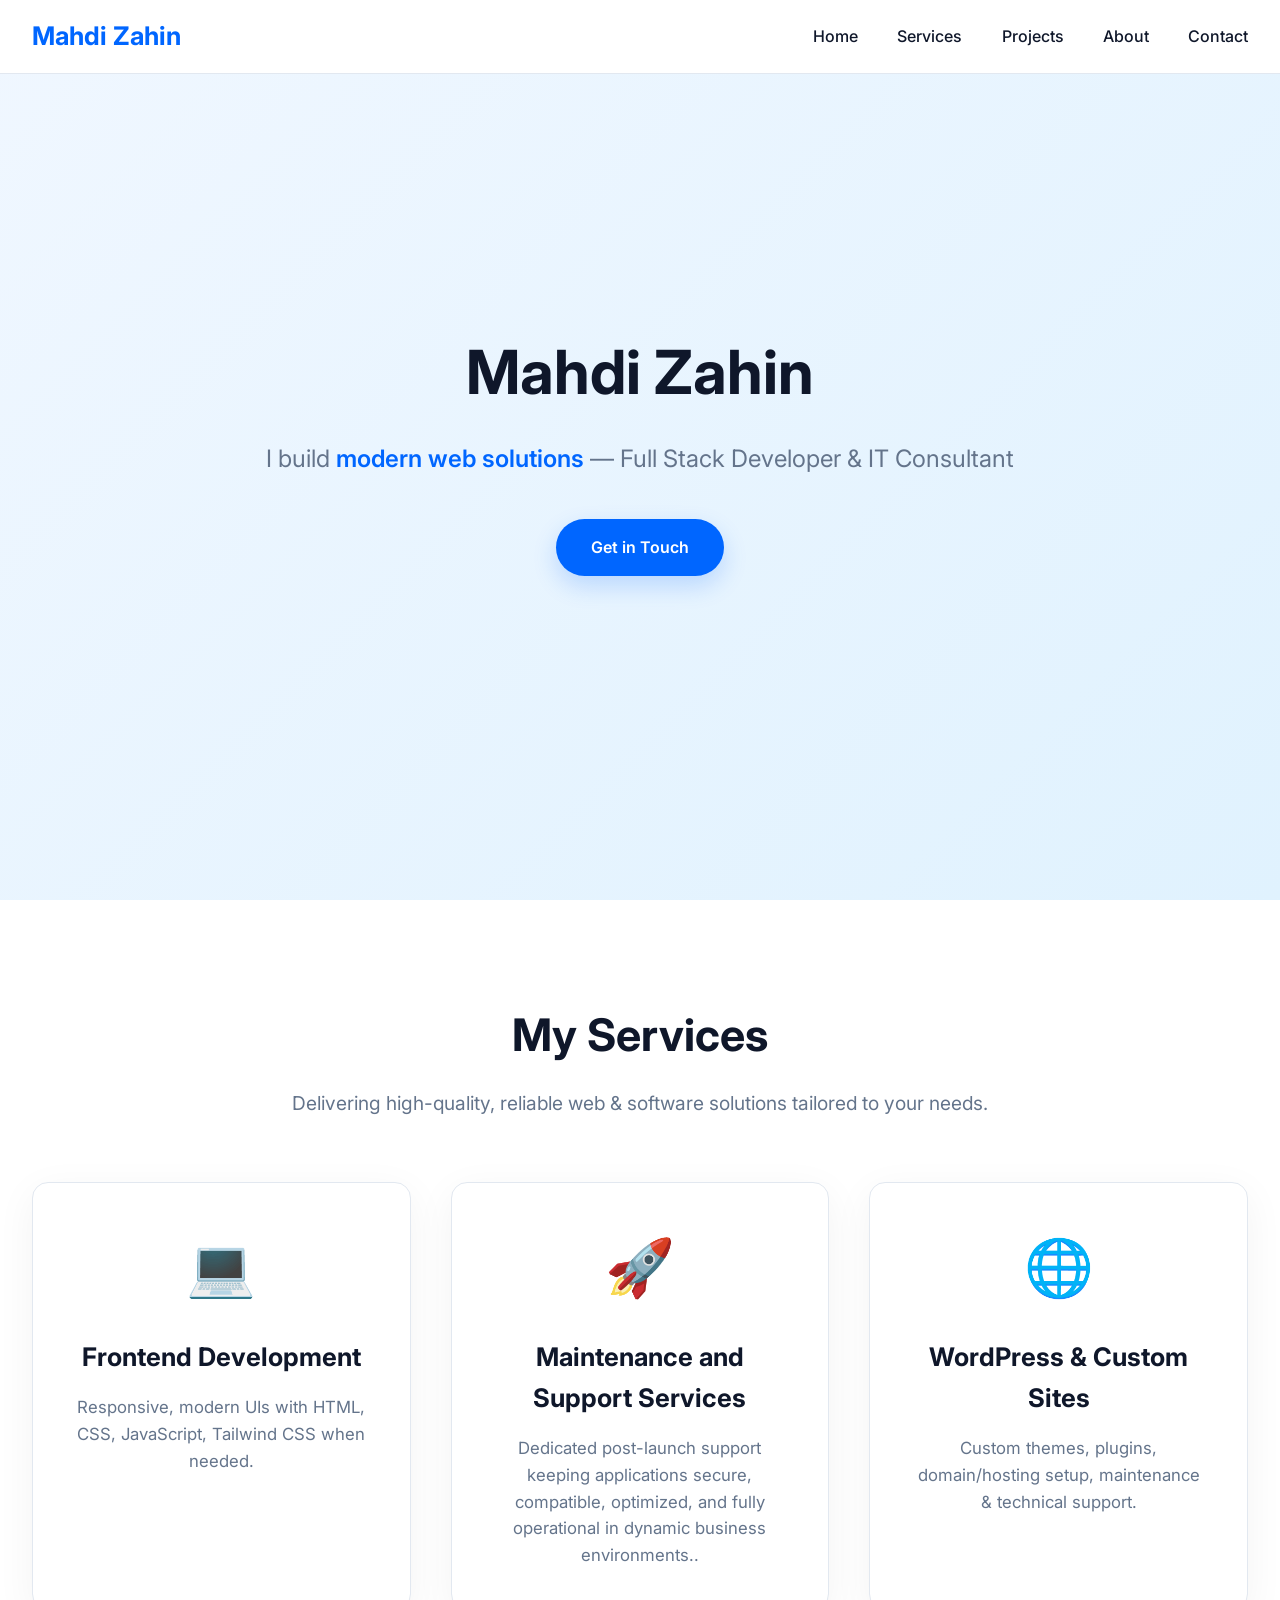
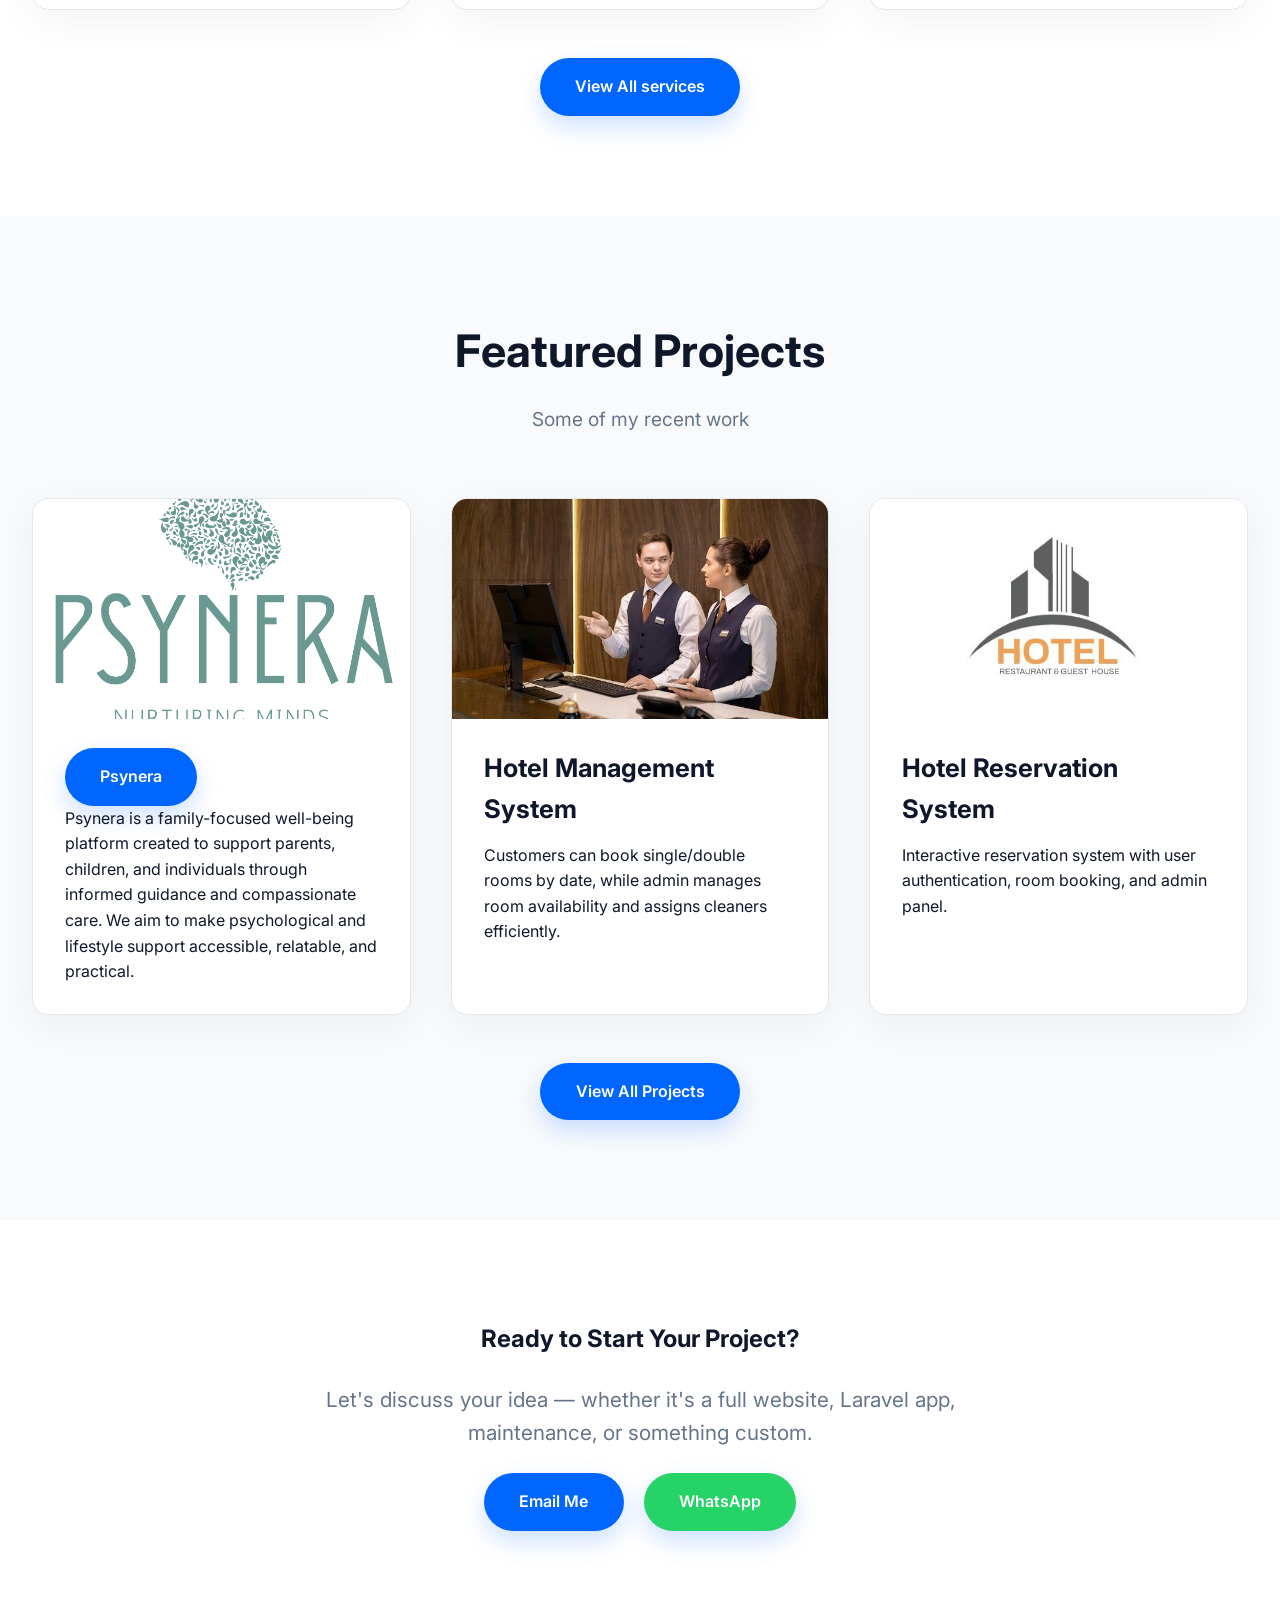
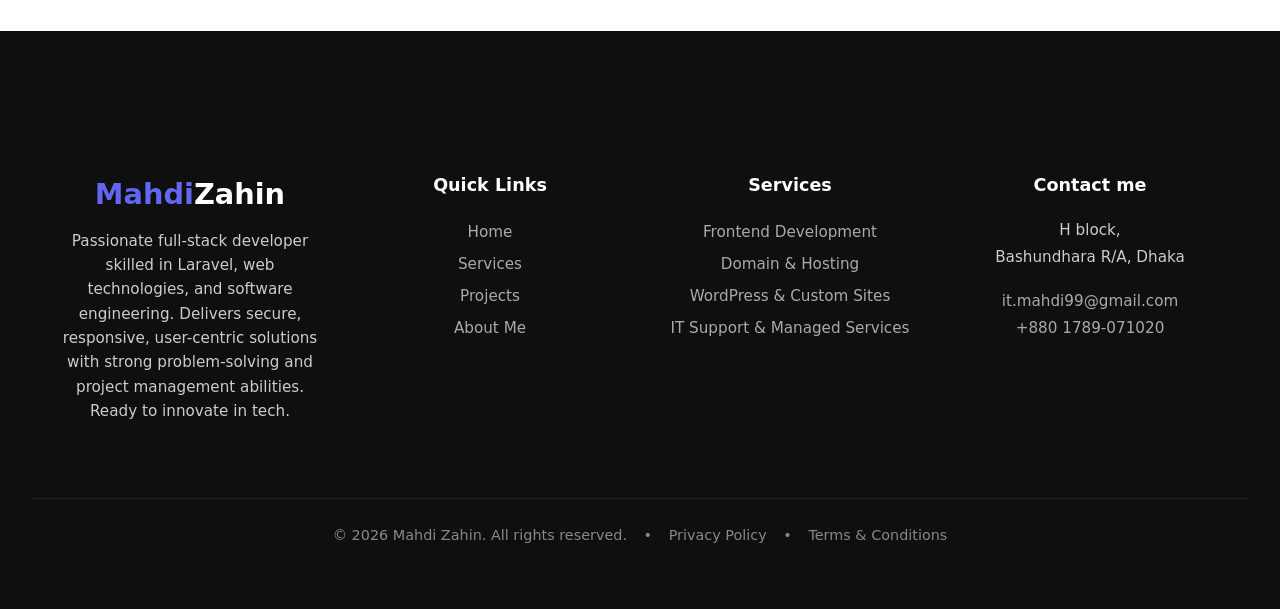
<file: index.html>
<!DOCTYPE html>
<html lang="en">
<head>
  <meta charset="UTF-8" />
  <meta name="viewport" content="width=device-width, initial-scale=1.0"/>
  
  <title>Mahdi Zahin | Home</title>
  <meta name="description" content="Mahdi Zahin - Laravel & Full Stack Developer from Dhaka. Building responsive web apps, APIs, and scalable solutions. Freelance & opportunities welcome."/>
  
  <link rel="preconnect" href="https://fonts.googleapis.com">
  <link rel="preconnect" href="https://fonts.gstatic.com" crossorigin>
  <link href="https://fonts.googleapis.com/css2?family=Inter:wght@300;400;500;600;700&display=swap" rel="stylesheet">
  <link href="assets/css/main.css" rel="stylesheet">
  
</head>
<body>

  <!-- Navbar -->
  <nav class="navbar">
    <div class="nav-container">
      <a href="#" class="logo">Mahdi Zahin</a>
      <div class="nav-links">
        <a href="/">Home</a>
        <a href="/services.html">Services</a>
        <a href="/projects.html">Projects</a>
        <a href="/about.html">About</a>
        <a href="/contact.html">Contact</a>
      </div>
    </div>
  </nav>

  <!-- Hero -->
  <section class="hero">
    <div class="hero-content">
      <h1>Mahdi Zahin</h1>
      <p>I build <span style="color:var(--primary); font-weight:600;">modern web solutions</span> — Full Stack Developer & IT Consultant</p>
      <a href="#contact" class="btn">Get in Touch</a>
    </div>
  </section>

  <!-- Services -->
  <section class="section" id="services">
    <div class="container">
      <div class="section-title">
        <h2>My Services</h2>
        <p>Delivering high-quality, reliable web & software solutions tailored to your needs.</p>
      </div>

      <div class="services-grid">
        <div class="service-card">
          <div class="service-icon">💻</div>
          <h3>Frontend Development</h3>
          <p>Responsive, modern UIs with HTML, CSS, JavaScript, Tailwind CSS when needed.</p>
        </div>

        <div class="service-card">
          <div class="service-icon">🚀</div>
          <h3>Maintenance and Support Services</h3>
          <p>Dedicated post-launch support keeping applications secure, compatible, optimized, and fully operational in dynamic business environments..</p>
        </div>

        <div class="service-card">
          <div class="service-icon">🌐</div>
          <h3>WordPress & Custom Sites</h3>
          <p>Custom themes, plugins, domain/hosting setup, maintenance & technical support.</p>
        </div>
      

      </div>
    </div>

      <div style="text-align:center; margin-top:3rem;">
        <a href="services.html" class="btn">View All services</a>
      </div>
  </section>

  <!-- Projects Preview -->
  <section class="section" id="projects" style="background:#f8fafc;">
    <div class="container">
      <div class="section-title">
        <h2>Featured Projects</h2>
        <p>Some of my recent work </p>
      </div>
      <div class="projects-preview">
        <div class="project-card">
          <div class="project-img" style="background-image:url('/assets/img/projects/Psynera_logo.png');"></div>
          <div class="project-info">
            <a href="https://www.psynera.org/" class="btn">Psynera </a>
            <p>Psynera is a family-focused well-being platform created to support parents, children, and individuals through informed guidance and compassionate care. We aim to make psychological and lifestyle support accessible, relatable, and practical.</p>
          </div>
        </div>

        <div class="project-card">
          <div class="project-img" style="background-image:url('/assets/img/projects/hms.jpg');"></div>
          <div class="project-info">
            <h4>Hotel Management System</h4>
            <p>Customers can book single/double rooms by date, while admin manages room availability and assigns cleaners efficiently.</p>
          </div>
        </div>

        <div class="project-card">
          <div class="project-img" style="background-image:url('/assets/img/projects/hrs.jpg');"></div>
          <div class="project-info">
            <h4>Hotel Reservation System</h4>
            <p>Interactive reservation system with user authentication, room booking, and admin panel.</p>
          </div>
        </div>

      </div>
      <div style="text-align:center; margin-top:3rem;">
        <a href="projects.html" class="btn">View All Projects</a>
      </div>
    </div>
  </section>

 

  <!-- Contact CTA -->
  <section class="section" id="contact">
    <div class="container" style="text-align:center;">
      <h2>Ready to Start Your Project?</h2>
      <p style="font-size:1.3rem; color:var(--gray); margin:1.5rem auto; max-width:700px;">
        Let's discuss your idea — whether it's a full website, Laravel app, maintenance, or something custom.
      </p>
      <a href="mailto:mahodizahin@gmail.com" class="btn">Email Me</a>
      <a href="https://wa.me/8801789071020" target="_blank" class="btn" style="margin-left:1rem; background:#25D366;">WhatsApp</a>
    </div>
  </section>



</body>

<footer id="main-footer" style="width: 100%;"></footer>
<script>

  fetch('footer.html')
    .then(response => {
      if (!response.ok) throw new Error('Footer file not found');
      return response.text();
    })
    .then(data => {
      document.getElementById('main-footer').innerHTML = data;
    })
    .catch(error => {
      console.error('Error loading footer:', error);
      document.getElementById('main-footer').innerHTML = '<p style="text-align:center; color:#f66;">Footer লোড করতে সমস্যা হয়েছে</p>';
    });
</script>
</html>
</file>
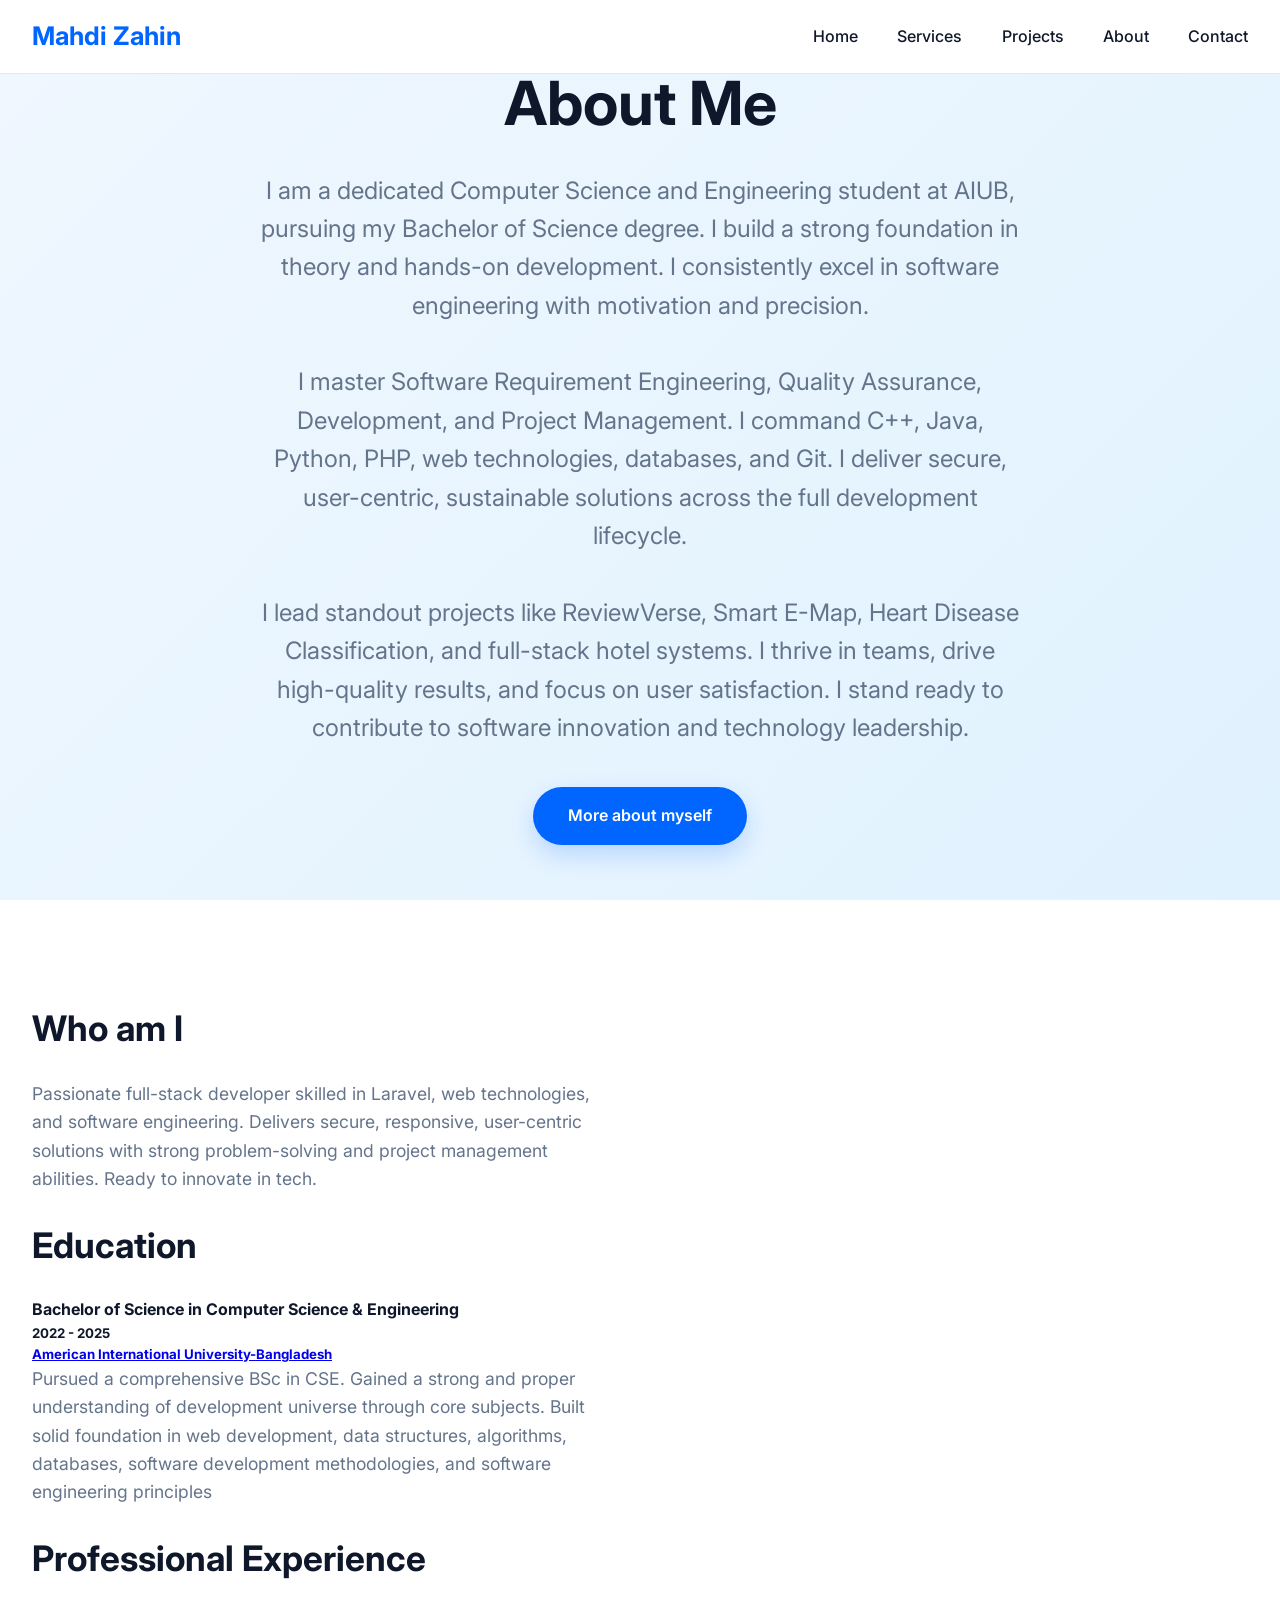
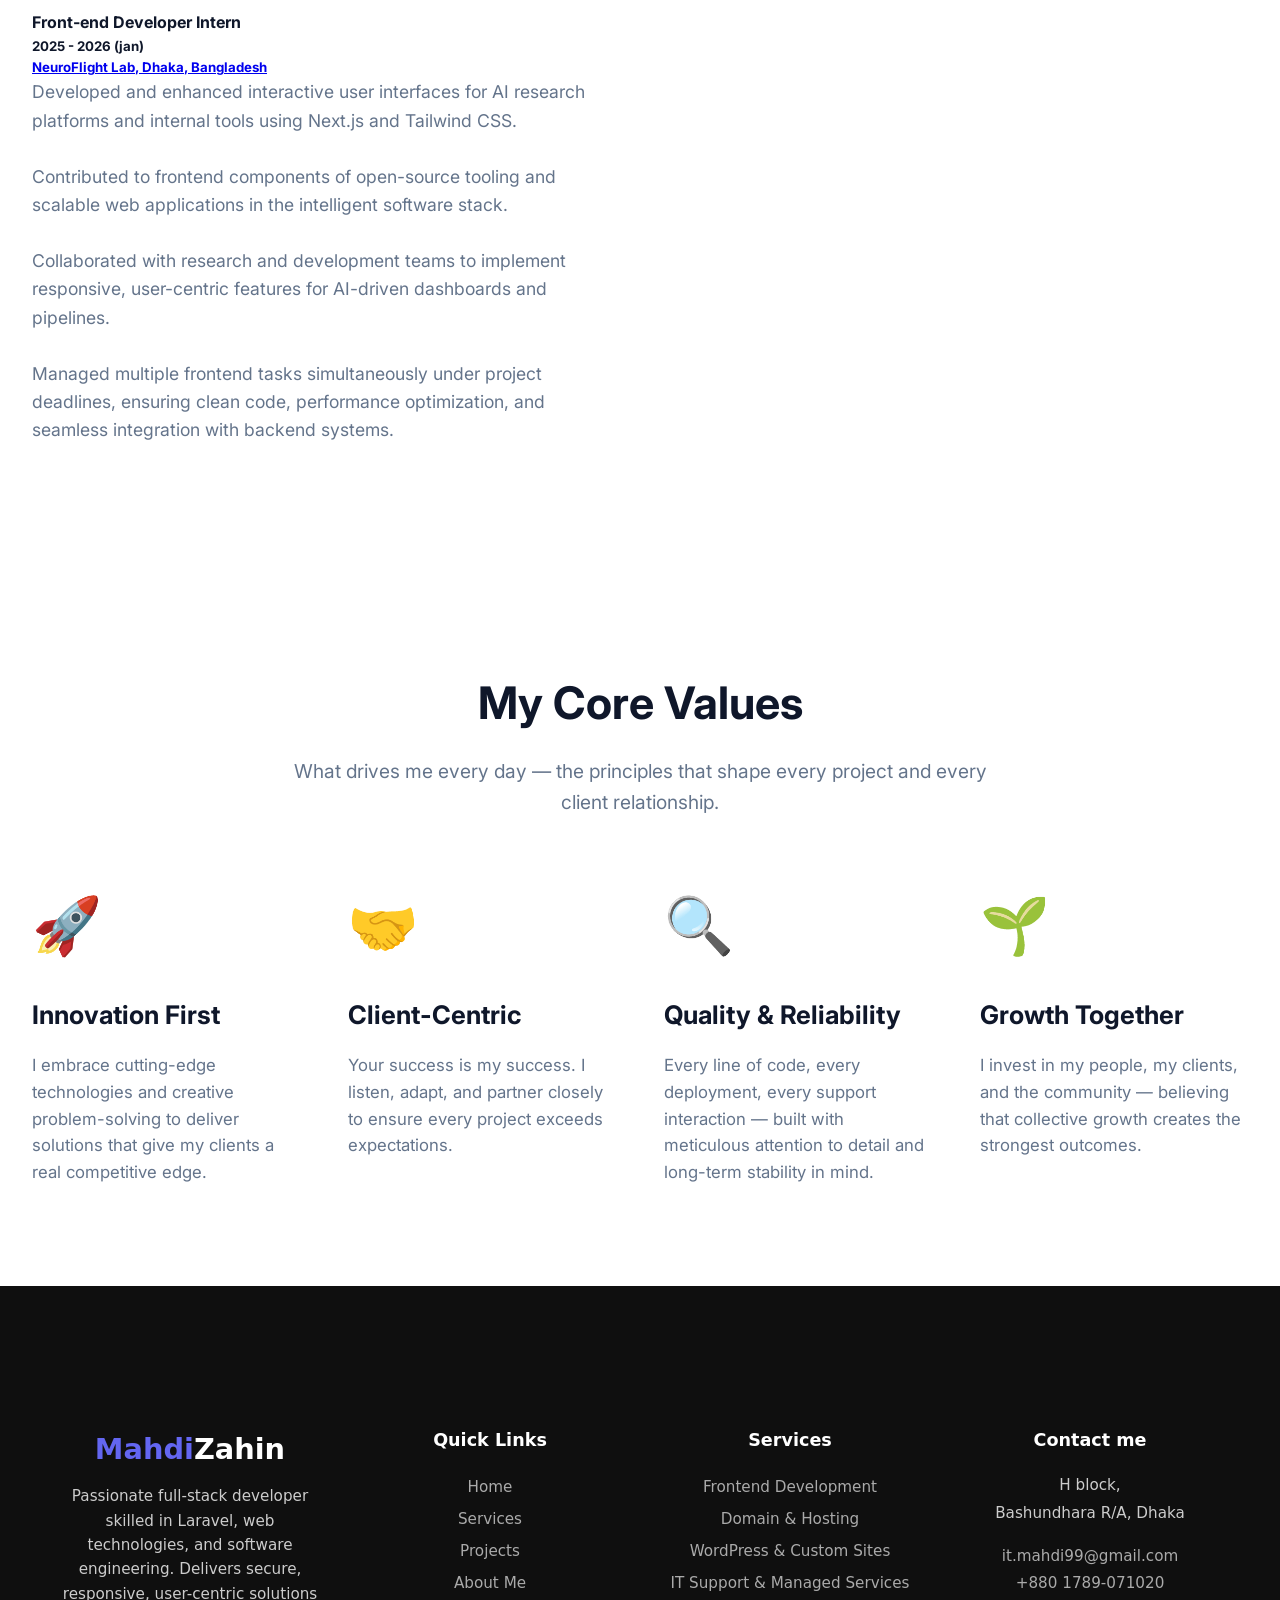
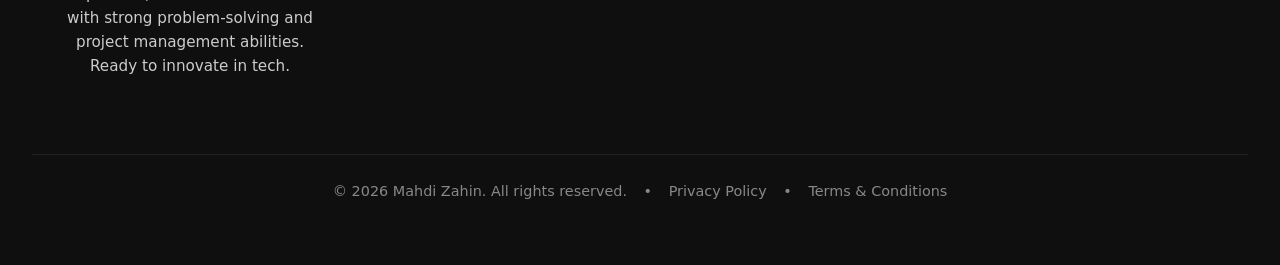
<file: about.html>
<!DOCTYPE html>
<html lang="en">
<head>
  <meta charset="UTF-8" />
  <meta name="viewport" content="width=device-width, initial-scale=1.0"/>
  <title>About Us | Mahdi Zahin</title>
  <link rel="preconnect" href="https://fonts.googleapis.com">
  <link rel="preconnect" href="https://fonts.gstatic.com" crossorigin>
  <link href="https://fonts.googleapis.com/css2?family=Inter:wght@300;400;500;600;700&display=swap" rel="stylesheet">
 <link href="assets/css/style.css" rel="stylesheet">
</head>
<body>

  <!-- Navbar -->
  <nav class="navbar">
    <div class="nav-container">
      <a href="/" class="logo">Mahdi Zahin</a>
      <div class="nav-links">
        <a href="/">Home</a>
        <a href="/services.html">Services</a>
        <a href="/projects.html">Projects</a>
          <a href="/about.html">About</a>
        <a href="/contact.html">Contact</a>
      </div>
    </div>
  </nav>

  <!-- Hero -->
  <section class="hero">
    <div class="container">
      <h1>About Me</h1>
      <p>I am a dedicated Computer Science and Engineering student at AIUB, pursuing my Bachelor of Science degree. I build a strong foundation in theory and hands-on development. I consistently excel in software engineering with motivation and precision.
      <br><br>
      I master Software Requirement Engineering, Quality Assurance, Development, and Project Management. I command C++, Java, Python, PHP, web technologies, databases, and Git. I deliver secure, user-centric, sustainable solutions across the full development lifecycle.
      <br><br>
      I lead standout projects like ReviewVerse, Smart E-Map, Heart Disease Classification, and full-stack hotel systems. I thrive in teams, drive high-quality results, and focus on user satisfaction. I stand ready to contribute to software innovation and technology leadership.</p>
      <a href="#story" class="btn">More about myself</a>
    </div>
  </section>

  <!-- Story Section -->
  <section class="section" id="story">
    <div class="container">
      <div class="about-story">
        <div class="story-text">
          <h3>Who am I</h3>
          <p>Passionate full-stack developer skilled in Laravel, web technologies, and software engineering. Delivers secure, responsive, user-centric solutions with strong problem-solving and project management abilities. Ready to innovate in tech.</p>

          <h3>Education</h3>
          <h4>Bachelor of Science in Computer Science & Engineering</h4>
          <h5>2022 - 2025</h5>
        
          <a href="https://www.aiub.edu/"><h5>American International University-Bangladesh</h5></a>
          <p>Pursued a comprehensive BSc in CSE. Gained a strong and proper understanding of development universe through core subjects. Built solid foundation in web development, data structures, algorithms, databases, software development methodologies, and software engineering principles</p>

          <h3>Professional Experience</h3>
          <h4>Front-end Developer Intern</h4>
          <h5>2025 - 2026 (jan)</h5>
        
          <a href="https://www.neuroflightlab.org/"><h5>NeuroFlight Lab, Dhaka, Bangladesh</h5></a>
          <p>Developed and enhanced interactive user interfaces for AI research platforms and internal tools using Next.js and Tailwind CSS.
          <br> <br>
          Contributed to frontend components of open-source tooling and scalable web applications in the intelligent software stack. 
          <br> <br>
          Collaborated with research and development teams to implement responsive, user-centric features for AI-driven dashboards and pipelines.
           <br> <br>
          Managed multiple frontend tasks simultaneously under project deadlines, ensuring clean code, performance optimization, and seamless integration with backend systems.</p>

        </div>
        
      </div>
    </div>
  </section>

  <!-- Mission Vision Values -->
  <section class="section">
    <div class="container">
      <div class="section-title">
        <h2>My Core Values</h2>
        <p>What drives me every day — the principles that shape every project and every client relationship.</p>
      </div>

      <div class="values-grid">
        <div class="value-card">
          <div class="value-icon">🚀</div>
          <h3>Innovation First</h3>
          <p>I embrace cutting-edge technologies and creative problem-solving to deliver solutions that give my clients a real competitive edge.</p>
        </div>

        <div class="value-card">
          <div class="value-icon">🤝</div>
          <h3>Client-Centric</h3>
          <p>Your success is my success. I listen, adapt, and partner closely to ensure every project exceeds expectations.</p>
        </div>

        <div class="value-card">
          <div class="value-icon">🔍</div>
          <h3>Quality & Reliability</h3>
          <p>Every line of code, every deployment, every support interaction — built with meticulous attention to detail and long-term stability in mind.</p>
        </div>

        <div class="value-card">
          <div class="value-icon">🌱</div>
          <h3>Growth Together</h3>
          <p>I invest in my people, my clients, and the community — believing that collective growth creates the strongest outcomes.</p>
        </div>
      </div>
    </div>
  </section>

</body>

<footer id="main-footer" style="width: 100%;"></footer>
<script>

  fetch('footer.html')
    .then(response => {
      if (!response.ok) throw new Error('Footer file not found');
      return response.text();
    })
    .then(data => {
      document.getElementById('main-footer').innerHTML = data;
    })
    .catch(error => {
      console.error('Error loading footer:', error);
      document.getElementById('main-footer').innerHTML = '<p style="text-align:center; color:#f66;">Footer লোড করতে সমস্যা হয়েছে</p>';
    });
</script>
</html>
</file>
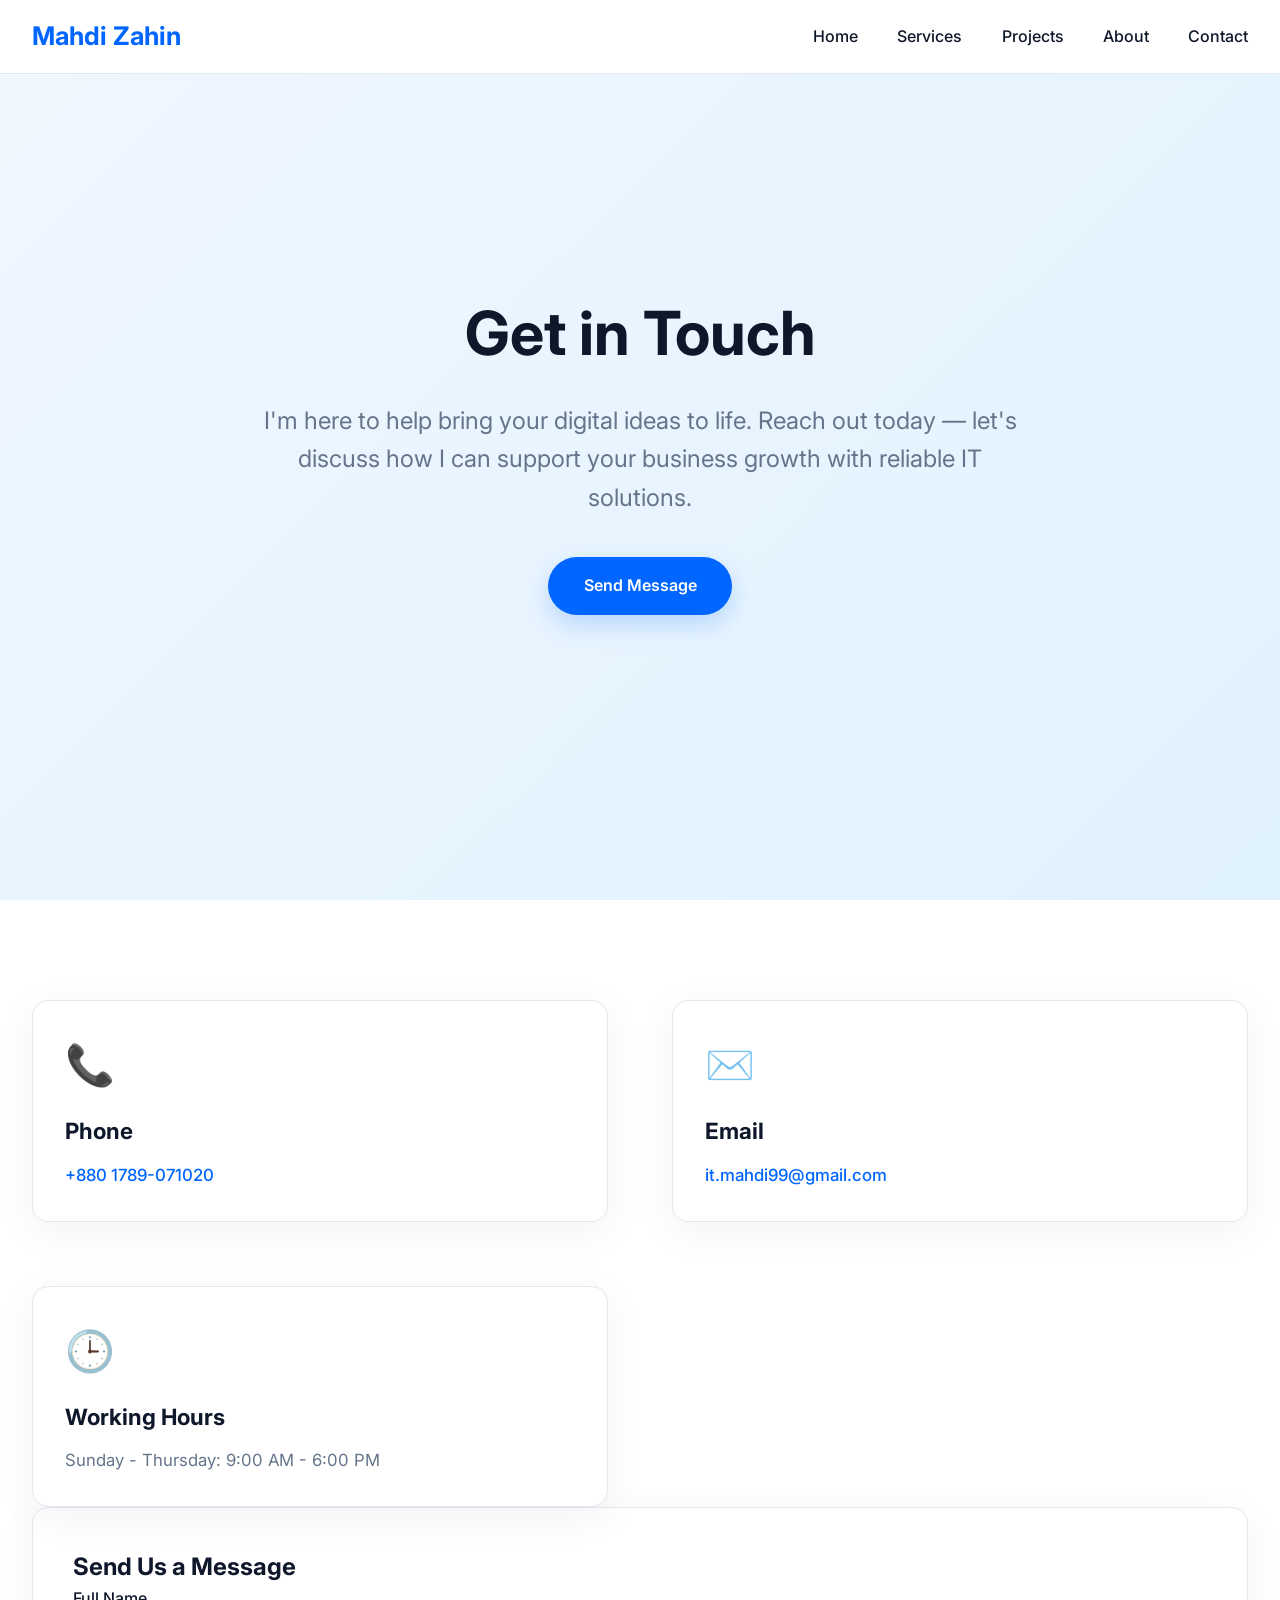
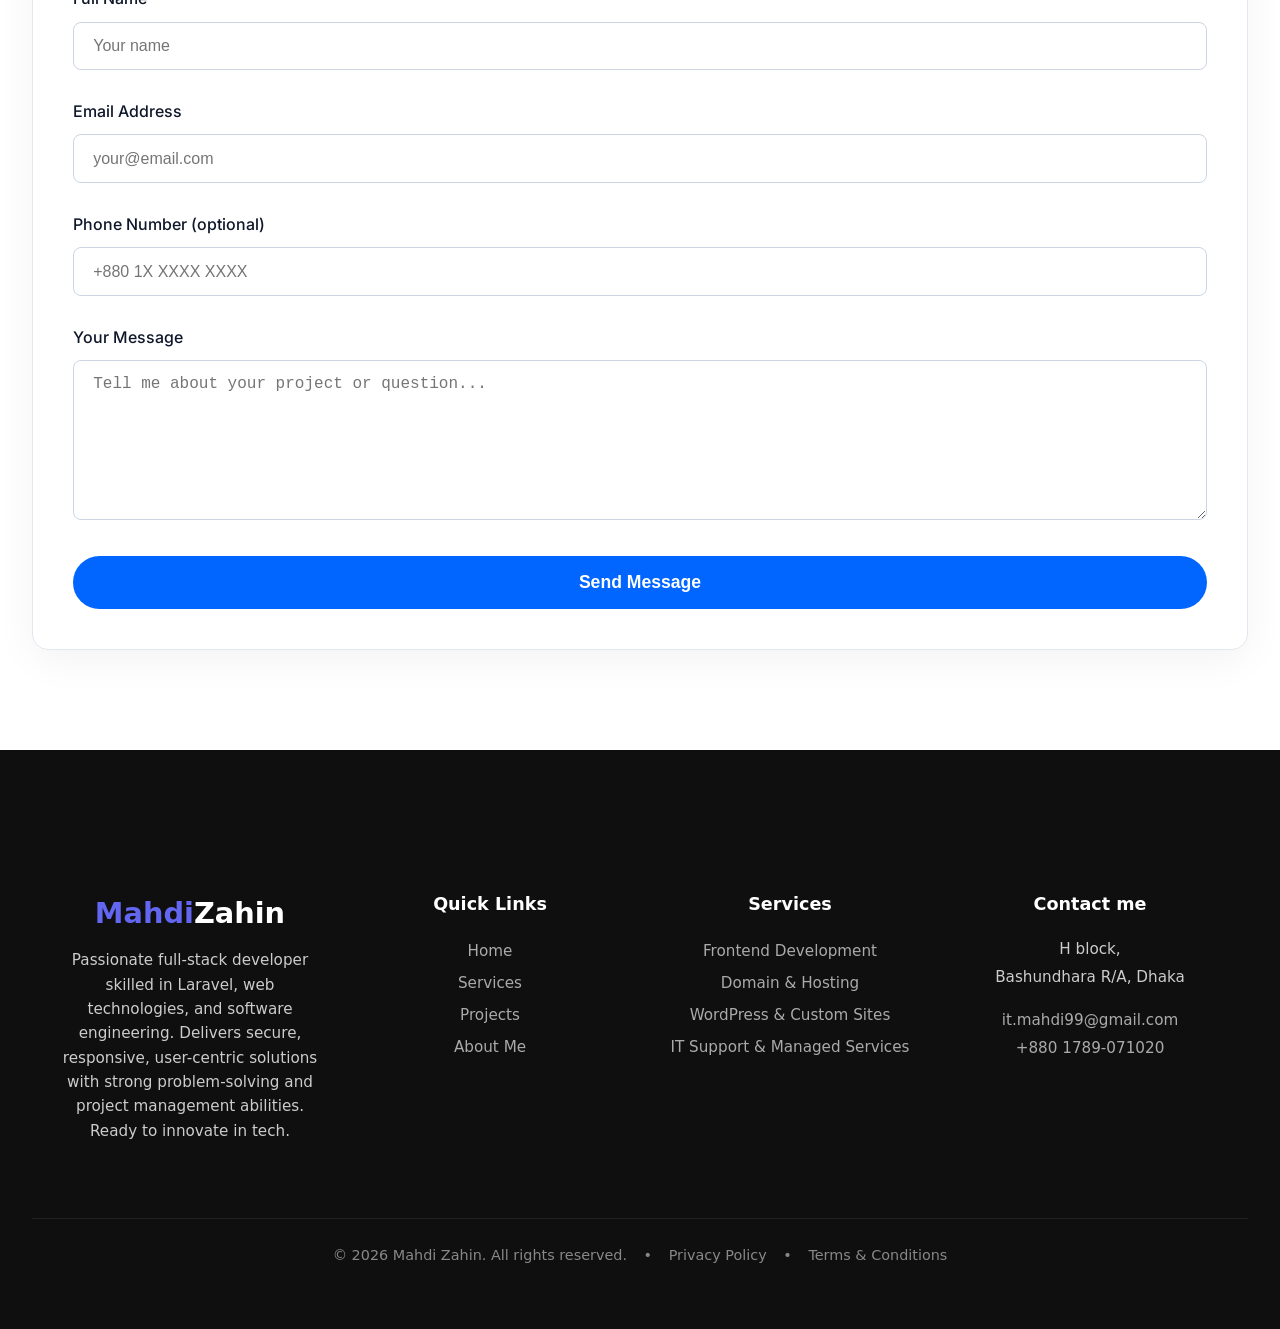
<file: contact.html>
<!DOCTYPE html>
<html lang="en">
<head>
  <meta charset="UTF-8" />
  <meta name="viewport" content="width=device-width, initial-scale=1.0"/>
  <title>Contact Us | Mahdi Zahin</title>
  <link rel="preconnect" href="https://fonts.googleapis.com">
  <link rel="preconnect" href="https://fonts.gstatic.com" crossorigin>
  <link href="https://fonts.googleapis.com/css2?family=Inter:wght@300;400;500;600;700&display=swap" rel="stylesheet">
   <link href="assets/css/style.css" rel="stylesheet">
  <style>
    
  </style>
</head>
<body>

  <!-- Navbar -->
  <nav class="navbar">
    <div class="nav-container">
      <a href="/" class="logo">Mahdi Zahin</a>
      <div class="nav-links">
        <a href="/">Home</a>
        <a href="/services.html">Services</a>
        <a href="/projects.html">Projects</a>
        <a href="/about.html">About</a>
        <a href="/contact.html">Contact</a>
      </div>
    </div>
  </nav>

  <!-- Hero -->
  <section class="hero">
    <div class="container">
      <h1>Get in Touch</h1>
      <p>I'm here to help bring your digital ideas to life. Reach out today — let's discuss how I can support your business growth with reliable IT solutions.</p>
      <a href="#form" class="btn">Send Message</a>
    </div>
  </section>

  <!-- Contact Content -->
  <section class="contact-section">
    <div class="container">
      <div class="contact-grid">
        
        <!-- Contact Info
        <div class="contact-info">
          <div class="info-card">
            <span class="info-icon">📍</span>
            <h3>Our Office</h3>
            <p>House #12, Road #05, Dhanmondi<br>Dhaka - 1205, Bangladesh</p>
          </div>
         -->
          <div class="info-card">
            <span class="info-icon">📞</span>
            <h3>Phone</h3>
            <p><a href="tel:+8801712345678">+880 1789-071020</a></p>
          </div>

          <div class="info-card">
            <span class="info-icon">✉️</span>
            <h3>Email</h3>
            <p><a href="mailto:it.mahdi99@gmail.com">it.mahdi99@gmail.com</a></p>
          </div>

          <div class="info-card">
            <span class="info-icon">🕒</span>
            <h3>Working Hours</h3>
            <p>Sunday - Thursday: 9:00 AM - 6:00 PM</p>
          </div>
        </div>

        <!-- Form -->
        <div class="contact-form" id="form">
          <h2>Send Us a Message</h2>
          <form action="#" method="POST"> <!-- Replace # with your form backend (e.g., Formspree, Getform, or your server) -->
            <div class="form-group">
              <label for="name">Full Name</label>
              <input type="text" id="name" name="name" required placeholder="Your name">
            </div>

            <div class="form-group">
              <label for="email">Email Address</label>
              <input type="email" id="email" name="email" required placeholder="your@email.com">
            </div>

            <div class="form-group">
              <label for="phone">Phone Number (optional)</label>
              <input type="tel" id="phone" name="phone" placeholder="+880 1X XXXX XXXX">
            </div>

            <div class="form-group">
              <label for="message">Your Message</label>
              <textarea id="message" name="message" required placeholder="Tell me about your project or question..."></textarea>
            </div>

            <button type="submit" class="submit-btn">Send Message</button>
          </form>
        </div>

      </div>     
    </div>
  </section>

</body>

<footer id="main-footer" style="width: 100%;"></footer>
<script>

  fetch('footer.html')
    .then(response => {
      if (!response.ok) throw new Error('Footer file not found');
      return response.text();
    })
    .then(data => {
      document.getElementById('main-footer').innerHTML = data;
    })
    .catch(error => {
      console.error('Error loading footer:', error);
      document.getElementById('main-footer').innerHTML = '<p style="text-align:center; color:#f66;">Footer লোড করতে সমস্যা হয়েছে</p>';
    });
</script>
</html>
</file>
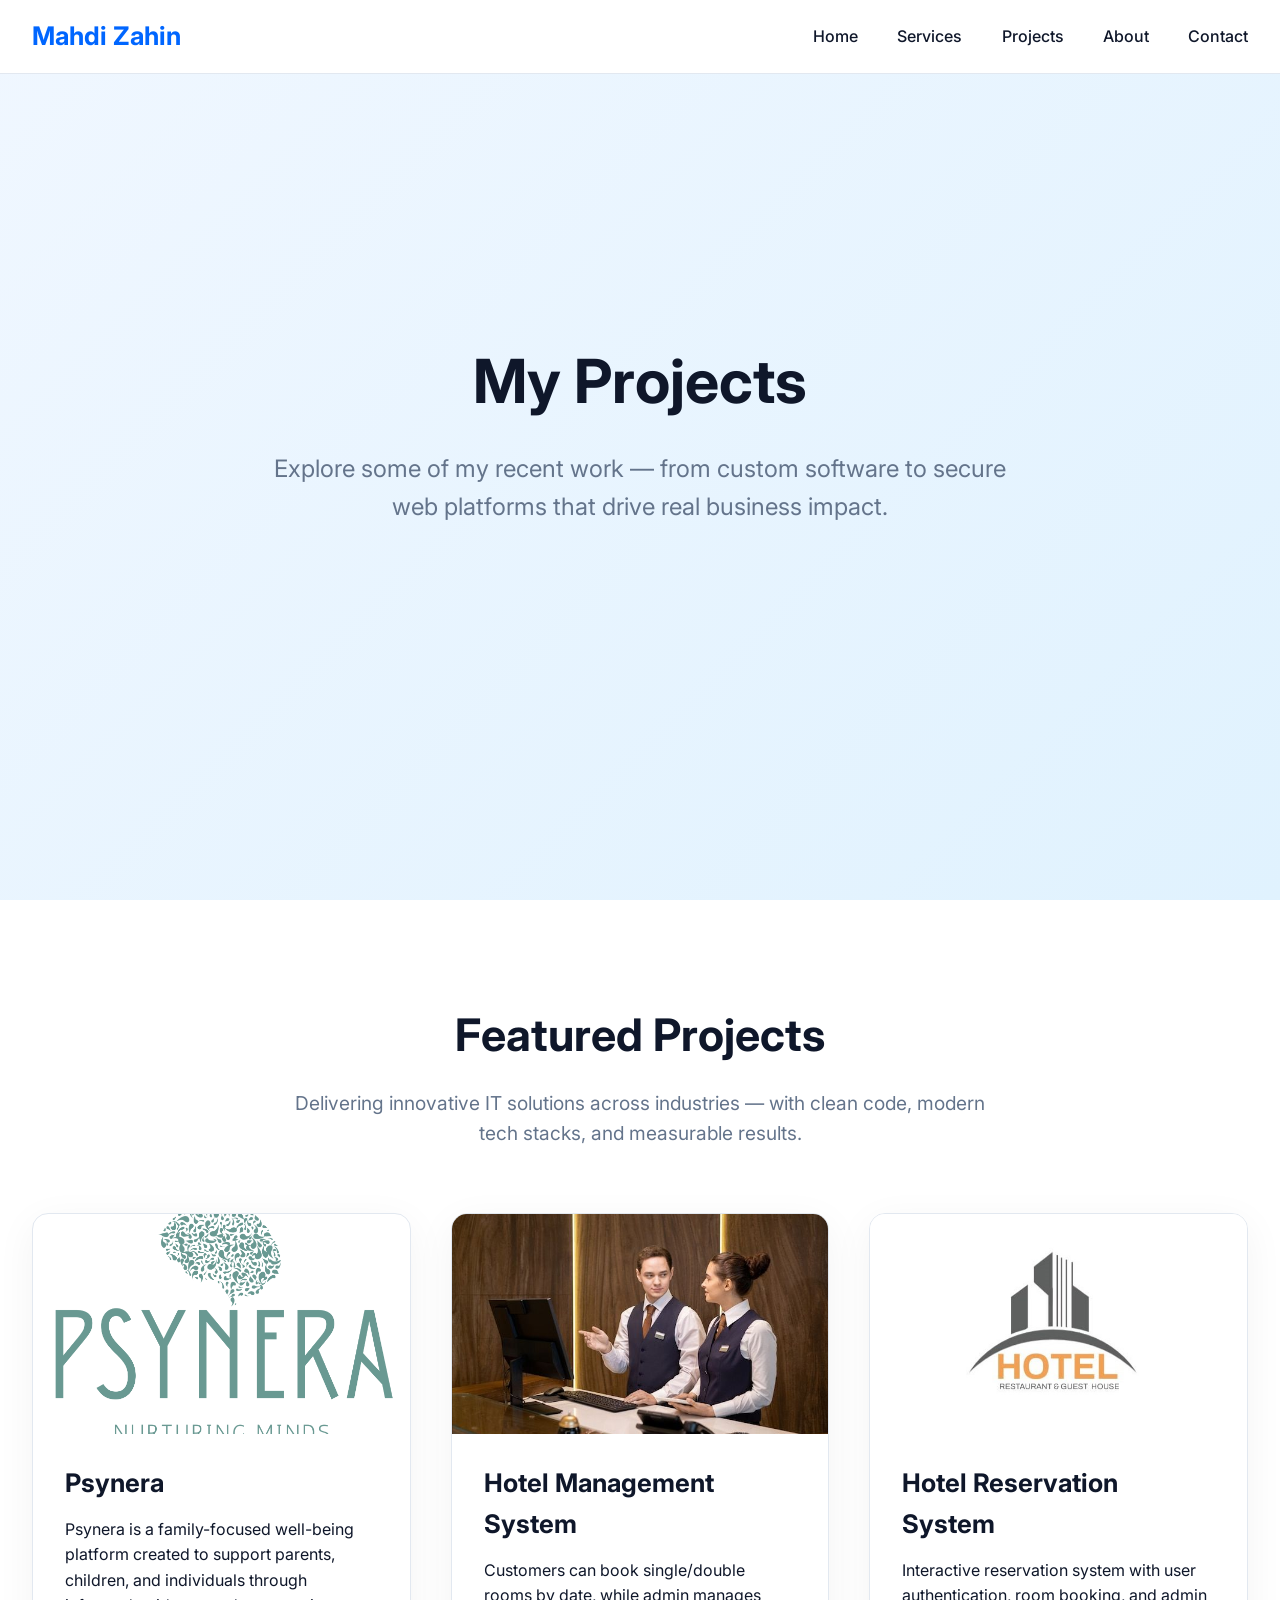
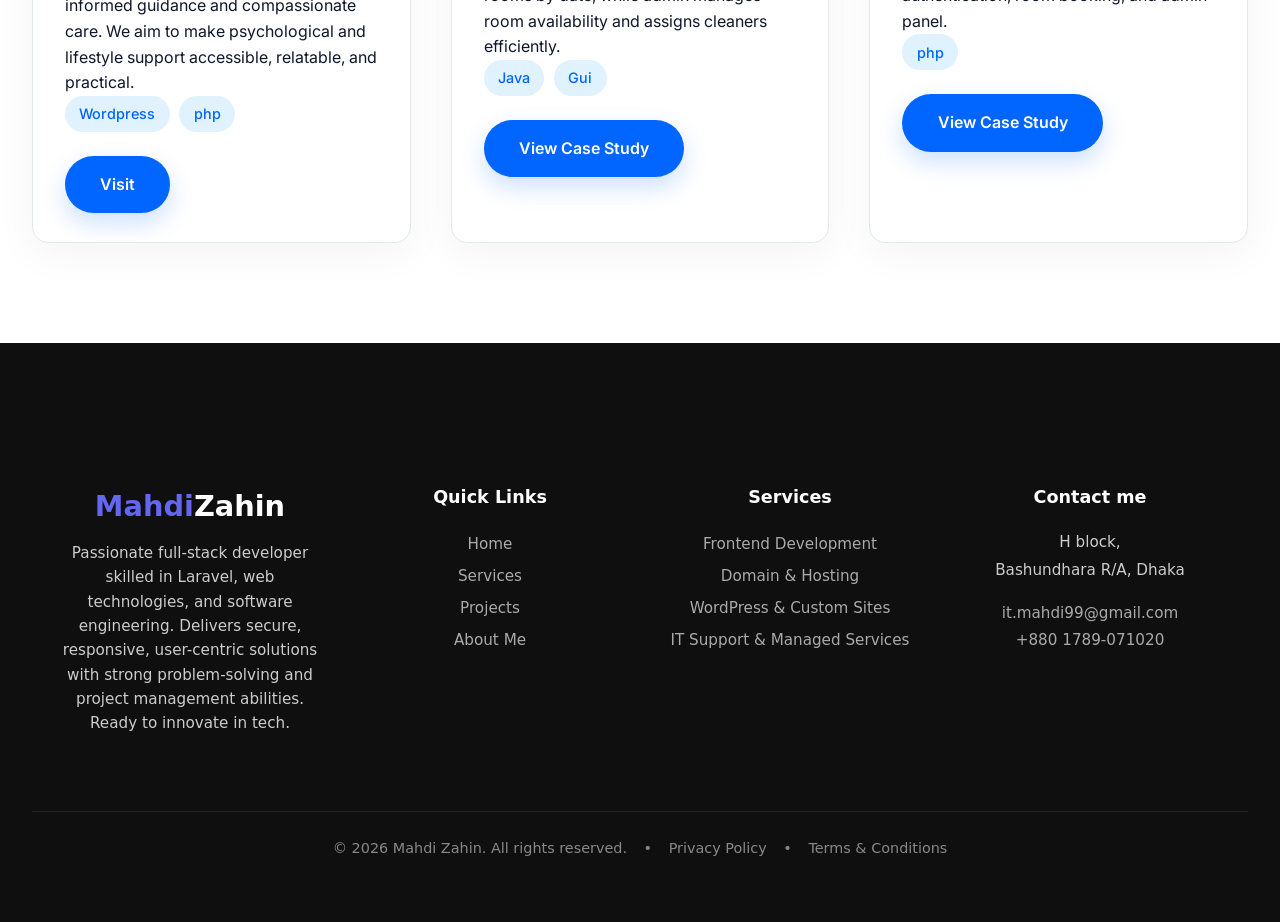
<file: projects.html>
<!DOCTYPE html>
<html lang="en">
<head>
  <meta charset="UTF-8" />
  <meta name="viewport" content="width=device-width, initial-scale=1.0"/>
  <title>Projects | Mahdi Zahin</title>
  <link rel="preconnect" href="https://fonts.googleapis.com">
  <link rel="preconnect" href="https://fonts.gstatic.com" crossorigin>
  <link href="https://fonts.googleapis.com/css2?family=Inter:wght@300;400;500;600;700&display=swap" rel="stylesheet">
  <link href="assets/css/style.css" rel="stylesheet">
  

</head>
<body>

  <!-- Navbar -->
  <nav class="navbar">
    <div class="nav-container">
      <a href="/" class="logo">Mahdi Zahin</a>
      <div class="nav-links">
        <a href="/">Home</a>
        <a href="/services.html">Services</a>
        <a href="/projects.html">Projects</a>
        <a href="/about.html">About</a>
        <a href="/contact.html">Contact</a>
      </div>
    </div>
  </nav>

  <!-- Hero -->
  <section class="hero">
    <div class="container">
      <h1>My Projects</h1>
      <p>Explore some of my recent work — from custom software to secure web platforms that drive real business impact.</p>
    </div>
  </section>

  <!-- Projects -->
  <section class="projects-section">
    <div class="container">
      <div class="section-title">
        <h2>Featured Projects</h2>
        <p>Delivering innovative IT solutions across industries — with clean code, modern tech stacks, and measurable results.</p>
      </div>

      <!-- Optional Filters
      <div class="filters">
        <button class="filter-btn active">All</button>
        <button class="filter-btn">Web & Mobile</button>
        <button class="filter-btn">Cloud & DevOps</button>
        <button class="filter-btn">AI & Data</button>
        <button class="filter-btn">Cybersecurity</button>
      </div>
      -->
      <div class="projects-grid">
        
        <!-- Project 1 Psynera-->
        <div class="project-card">
          <div class="project-thumbnail" style="background-image: url('/assets/img/projects/Psynera_logo.png');"></div>
          <div class="project-content">
            <h3>Psynera</h3>
            <p>Psynera is a family-focused well-being platform created to support parents, children, and individuals through informed guidance and compassionate care. We aim to make psychological and lifestyle support accessible, relatable, and practical.</p>
            <div class="tech-tags">
              <span class="tag">Wordpress</span>
              <span class="tag">php</span>
            </div>
            <a href="https://www.psynera.org/" class="btn">Visit</a>
          </div>
        </div>


        <!-- Project 2 -->
        <div class="project-card">
          <div class="project-thumbnail" style="background-image: url('/assets/img/projects/hms.jpg');"></div>
          <div class="project-content">
            <h3>Hotel Management System</h3>
            <p>Customers can book single/double rooms by date, while admin manages room availability and assigns cleaners efficiently.</p>
            <div class="tech-tags">
              <span class="tag">Java</span>
              <span class="tag">Gui</span>
            </div>
            <a href="#" class="btn">View Case Study</a>
          </div>
        </div>

         <!-- Project 2 -->
        <div class="project-card">
          <div class="project-thumbnail" style="background-image: url('/assets/img/projects/hrs.jpg');"></div>
          <div class="project-content">
            <h3>Hotel Reservation System</h3>
            <p>Interactive reservation system with user authentication, room booking, and admin panel.</p>
            <div class="tech-tags">
              <span class="tag">php</span>
            </div>
            <a href="#" class="btn">View Case Study</a>
          </div>
        </div>

       

       

      </div>
    </div>
  </section>

</body>

<footer id="main-footer" style="width: 100%;"></footer>
<script>

  fetch('footer.html')
    .then(response => {
      if (!response.ok) throw new Error('Footer file not found');
      return response.text();
    })
    .then(data => {
      document.getElementById('main-footer').innerHTML = data;
    })
    .catch(error => {
      console.error('Error loading footer:', error);
      document.getElementById('main-footer').innerHTML = '<p style="text-align:center; color:#f66;">Footer লোড করতে সমস্যা হয়েছে</p>';
    });
</script>
</html>
</file>
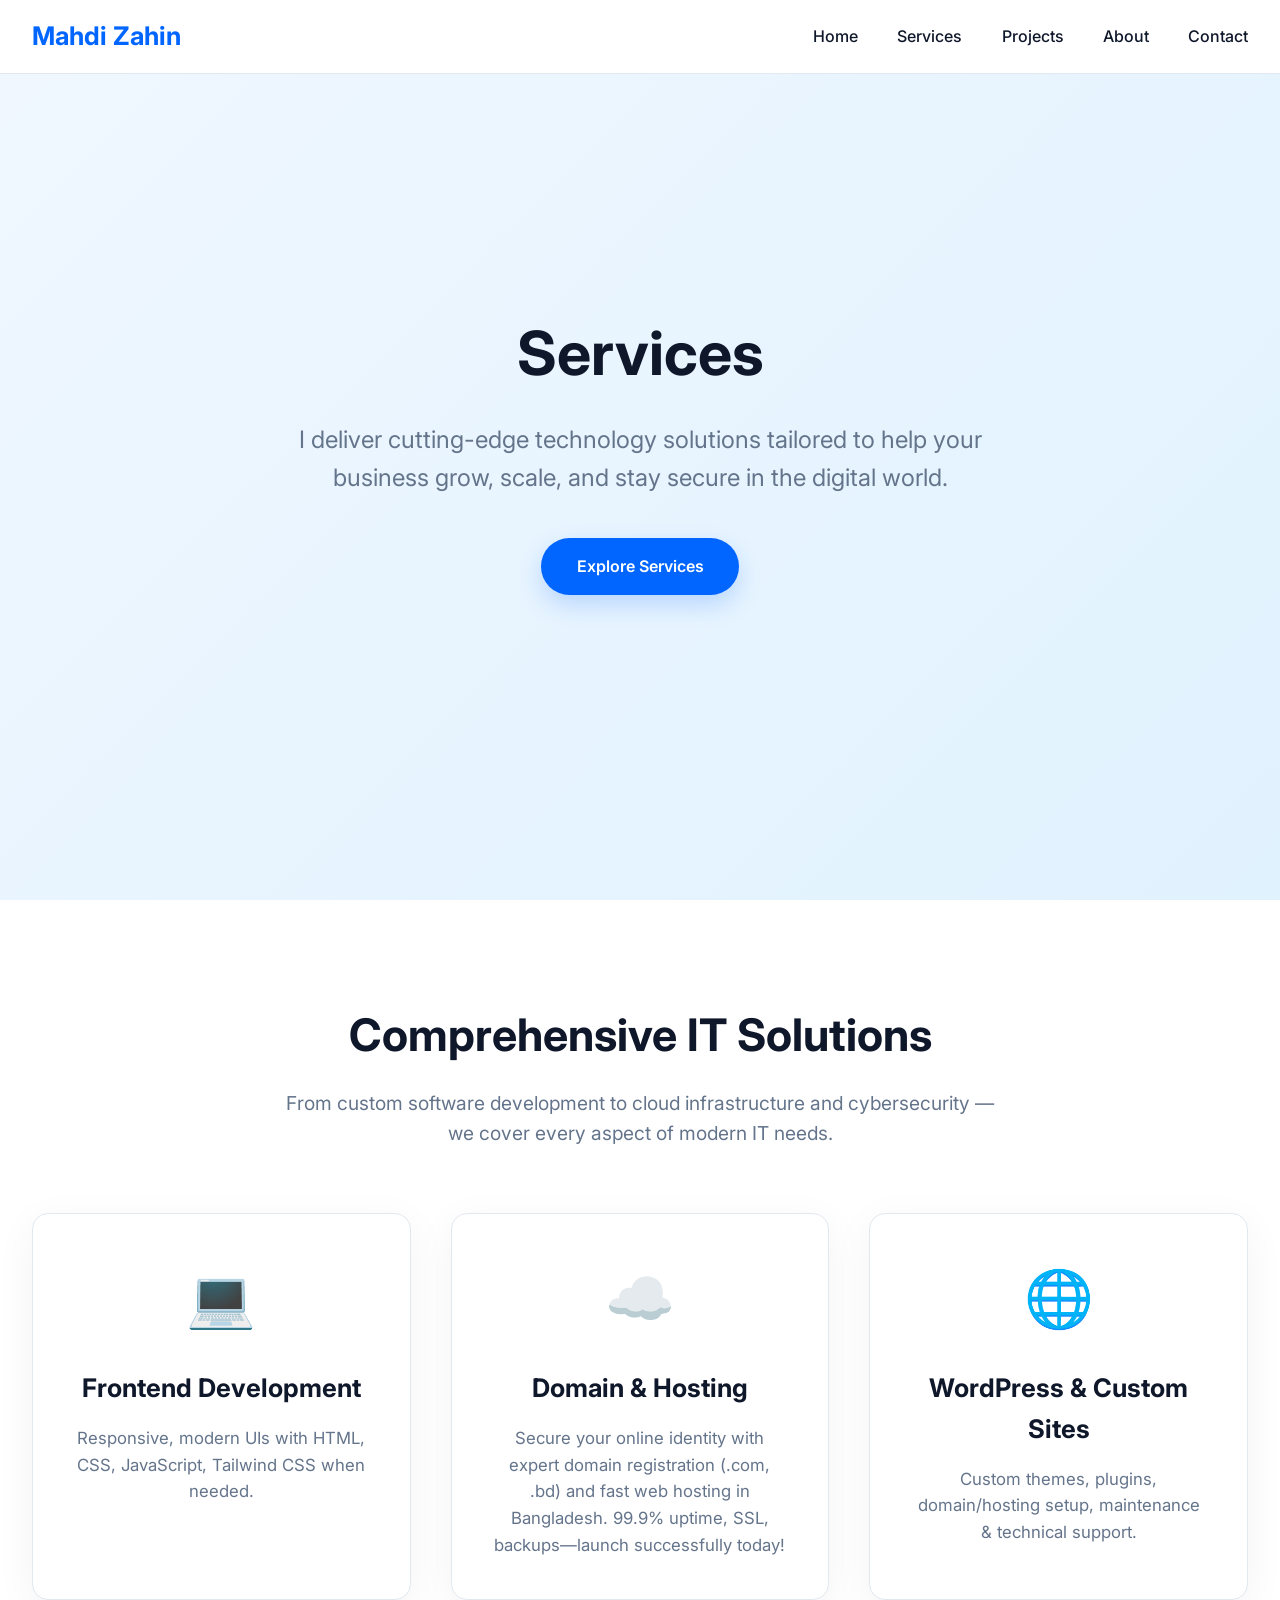
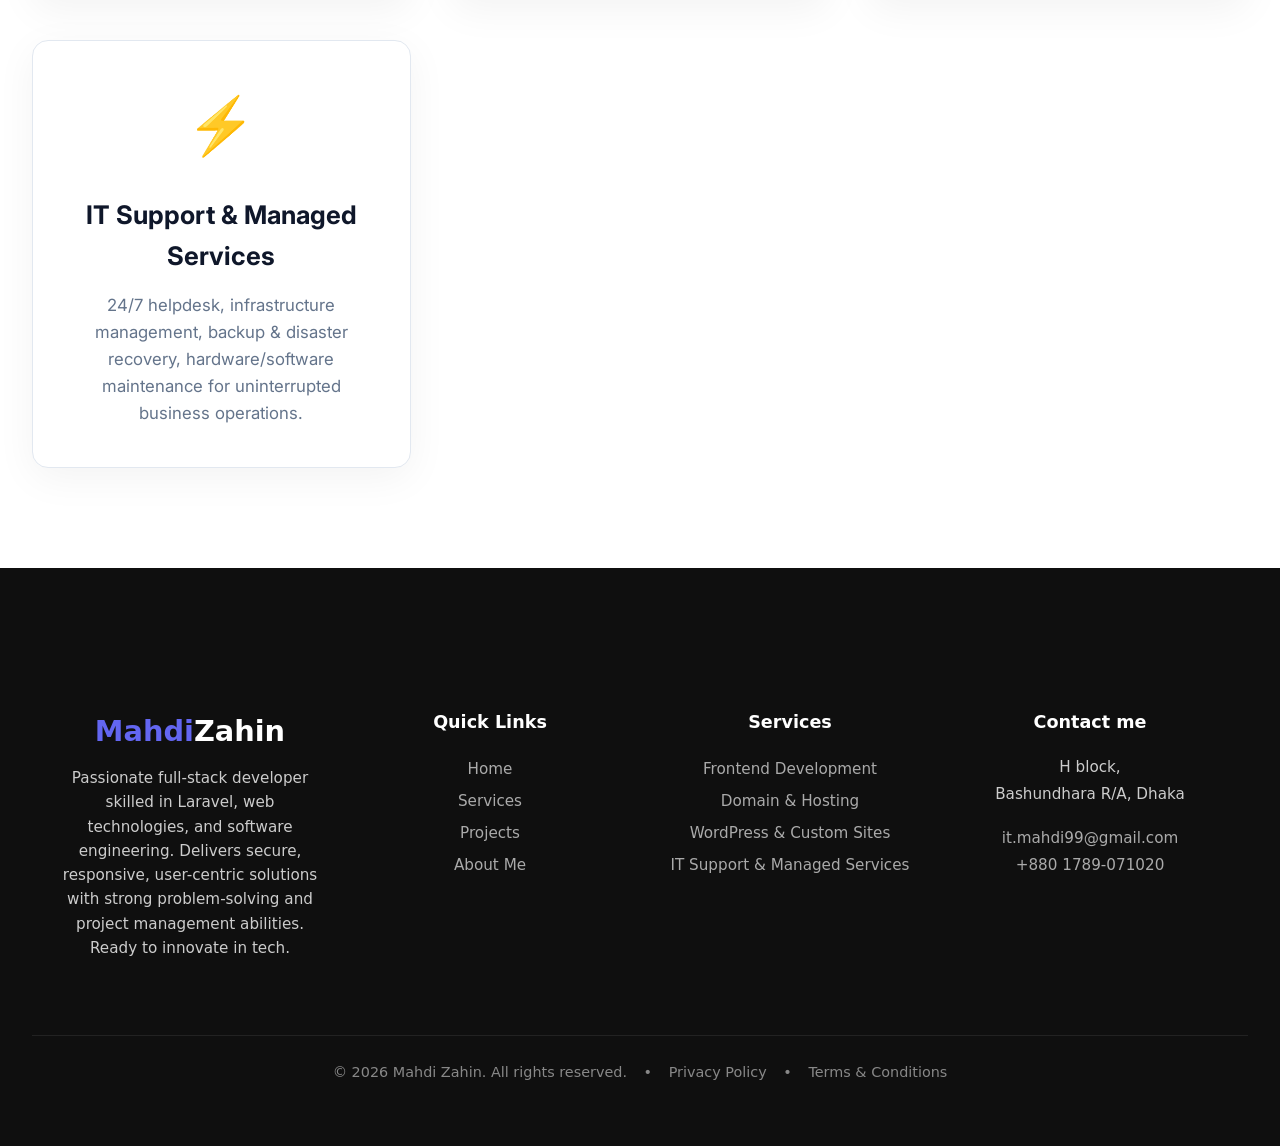
<file: services.html>
<!DOCTYPE html>
<html lang="en">
<head>
  <meta charset="UTF-8" />
  <meta name="viewport" content="width=device-width, initial-scale=1.0"/>
  <title>Services | Mahdi Zahin</title>
  <link rel="preconnect" href="https://fonts.googleapis.com">
  <link rel="preconnect" href="https://fonts.gstatic.com" crossorigin>
  <link href="https://fonts.googleapis.com/css2?family=Inter:wght@300;400;500;600;700&display=swap" rel="stylesheet">
  <link href="/assets/css/style.css" rel="stylesheet">
  
</head>
<body>

  <!-- Navbar -->
  <nav class="navbar">
    <div class="nav-container">
      <a href="/" class="logo">Mahdi Zahin</a>
      <div class="nav-links">
        <a href="/">Home</a>
        <a href="/services">Services</a>
        <a href="/projects.html">Projects</a>
        <a href="/about.html">About</a>
        <a href="/contact.html">Contact</a>
      </div>
    </div>
  </nav>

  <!-- Hero -->
  <section class="hero">
    <div class="container">
      <h1>Services</h1>
      <p>I deliver cutting-edge technology solutions tailored to help your business grow, scale, and stay secure in the digital world.</p>
      <a href="#services" class="btn">Explore Services</a>
    </div>
  </section>

  <!-- Services Grid -->
  <section class="services-section" id="services">
    <div class="container">
      <div class="section-title">
        <h2>Comprehensive IT Solutions</h2>
        <p>From custom software development to cloud infrastructure and cybersecurity — we cover every aspect of modern IT needs.</p>
      </div>

      <div class="services-grid">

        <div class="service-card">
          <div class="card-content">
            <div class="card-icon">💻</div>
            <h3>Frontend Development</h3>
            <p>Responsive, modern UIs with HTML, CSS, JavaScript, Tailwind CSS when needed.</p>
          </div>
        </div>

        <div class="service-card">
          <div class="card-content">
            <div class="card-icon">☁️</div>
            <h3>Domain & Hosting</h3>
            <p>Secure your online identity with expert domain registration (.com, .bd) and fast web hosting in Bangladesh. 99.9% uptime, SSL, backups—launch successfully today! </p>
            
          </div>
        </div>
        

        <div class="service-card">
          <div class="card-content">
            <div class="card-icon">🌐</div>
            <h3>WordPress & Custom Sites</h3>
            <p>Custom themes, plugins, domain/hosting setup, maintenance & technical support.</p>
          </div>
        </div>

        <div class="service-card">
          <div class="card-content">
            <div class="card-icon">⚡</div>
            <h3>IT Support & Managed Services</h3>
            <p>24/7 helpdesk, infrastructure management, backup & disaster recovery, hardware/software maintenance for uninterrupted business operations.</p>
          </div>
        </div>
      </div>
    </div>
  </section>

</body>


<footer id="main-footer" style="width: 100%;"></footer>
<script>

  fetch('footer.html')
    .then(response => {
      if (!response.ok) throw new Error('Footer file not found');
      return response.text();
    })
    .then(data => {
      document.getElementById('main-footer').innerHTML = data;
    })
    .catch(error => {
      console.error('Error loading footer:', error);
      document.getElementById('main-footer').innerHTML = '<p style="text-align:center; color:#f66;">Footer লোড করতে সমস্যা হয়েছে</p>';
    });
</script>
</html>
</file>
<file: assets/css/main.css>
/* ==================================================
   Mahdi Zahin Portfolio - Unified & Cleaned style.css
   Last updated: March 2026
   (duplicates removed, rules merged)
================================================== */

:root {
  --primary: #0066ff;
  --primary-dark: #004ccc;
  --dark: #0f172a;
  --gray: #64748b;
  --light: #f8fafc;
  --white: #ffffff;
  --border: #e2e8f0;
}

* {
  margin: 0;
  padding: 0;
  box-sizing: border-box;
}

body {
  font-family: 'Inter', sans-serif;
  background: var(--white);
  color: var(--dark);
  line-height: 1.6;
}

/* ==================================================
   Navbar
================================================== */
.navbar {
  position: fixed;
  top: 0;
  left: 0;
  right: 0;
  width: 100%;
  background: rgba(255, 255, 255, 0.98);
  backdrop-filter: blur(10px);
  border-bottom: 1px solid var(--border);
  z-index: 1000;
  transition: all 0.3s;
}

.nav-container {
  max-width: 1280px;
  margin: 0 auto;
  padding: 1rem 2rem;
  display: flex;
  justify-content: space-between;
  align-items: center;
}

.logo {
  font-size: 1.6rem;
  font-weight: 700;
  color: var(--primary);
  text-decoration: none;
}

.nav-links a {
  margin-left: 2.2rem;
  text-decoration: none;
  color: var(--dark);
  font-weight: 500;
  transition: color 0.3s;
}

.nav-links a:hover,
.nav-links a.active {
  color: var(--primary);
}

/* ==================================================
   Hero Section
================================================== */
.hero {
  min-height: 100vh;
  background: linear-gradient(135deg, #f0f7ff 0%, #e0f2fe 100%);
  display: flex;
  align-items: center;
  justify-content: center;
  text-align: center;
  padding: 0 2rem;
}

.hero-content h1,
.hero h1 {
  font-size: 3.8rem;
  font-weight: 700;
  margin-bottom: 1.2rem;
  color: var(--dark);
}

.hero-content p,
.hero p {
  font-size: 1.5rem;
  color: var(--gray);
  margin-bottom: 2.5rem;
  max-width: 760px;
  margin-left: auto;
  margin-right: auto;
}

.hero-content .highlight {
  color: var(--primary);
  font-weight: 600;
}

/* ==================================================
   Buttons
================================================== */
.btn {
  display: inline-block;
  padding: 1rem 2.2rem;
  background: var(--primary);
  color: white;
  border-radius: 50px;
  text-decoration: none;
  font-weight: 600;
  transition: all 0.3s;
  box-shadow: 0 10px 25px rgba(0, 102, 255, 0.2);
}

.btn:hover {
  background: var(--primary-dark);
  transform: translateY(-4px);
  box-shadow: 0 15px 35px rgba(0, 102, 255, 0.3);
}

/* ==================================================
   General Section Styles
================================================== */
.section,
.services-section,
.projects-section,
.contact-section {
  padding: 100px 2rem;
}

.container {
  max-width: 1280px;
  margin: 0 auto;
}

.section-title {
  text-align: center;
  margin-bottom: 4rem;
}

.section-title h2 {
  font-size: 2.8rem;
  font-weight: 700;
  margin-bottom: 1rem;
}

.section-title p {
  color: var(--gray);
  font-size: 1.2rem;
  max-width: 720px;
  margin: 0 auto;
}

/* ==================================================
   Services
================================================== */
.services-grid {
  display: grid;
  grid-template-columns: repeat(auto-fit, minmax(320px, 1fr));
  gap: 2.5rem;
}

.service-card {
  background: white;
  border-radius: 16px;
  padding: 2.5rem;
  box-shadow: 0 10px 40px rgba(0, 0, 0, 0.05);
  border: 1px solid var(--border);
  transition: all 0.4s ease;
  text-align: center;
}

.service-card:hover {
  transform: translateY(-12px);
  box-shadow: 0 25px 60px rgba(0, 102, 255, 0.12);
  border-color: var(--primary);
}

.service-icon,
.card-icon,
.value-icon {
  font-size: 3.5rem;
  color: var(--primary);
  margin-bottom: 1.5rem;
}

.service-card h3,
.value-card h3 {
  font-size: 1.6rem;
  margin-bottom: 1rem;
  color: var(--dark);
}

.service-card p,
.value-card p {
  color: var(--gray);
  font-size: 1.05rem;
}

/* ==================================================
   Projects
================================================== */
.projects-preview,
.projects-grid {
  display: grid;
  grid-template-columns: repeat(auto-fit, minmax(340px, 1fr));
  gap: 2.5rem;
}

.project-card {
  background: white;
  border-radius: 16px;
  overflow: hidden;
  box-shadow: 0 10px 40px rgba(0, 0, 0, 0.05);
  border: 1px solid var(--border);
  transition: all 0.4s ease;
}

.project-card:hover {
  transform: translateY(-12px);
  box-shadow: 0 25px 60px rgba(0, 102, 255, 0.12);
  border-color: var(--primary);
}

.project-img,
.project-thumbnail {
  height: 220px;
  background-size: cover;
  background-position: center;
}

.project-info,
.project-content {
  padding: 1.8rem 2rem;
}

.project-info h4,
.project-content h3 {
  font-size: 1.6rem;
  margin-bottom: 0.8rem;
}

.project-desc {
  color: var(--gray);
  font-size: 1.05rem;
  margin-bottom: 1.5rem;
}

.tech-tags {
  display: flex;
  flex-wrap: wrap;
  gap: 0.6rem;
  margin-bottom: 1.5rem;
}

.tag {
  background: #e0f2fe;
  color: var(--primary);
  padding: 0.4rem 0.9rem;
  border-radius: 50px;
  font-size: 0.9rem;
  font-weight: 500;
}

/* ==================================================
   Stats / Values
================================================== */
.stats {
  background: var(--dark);
  color: white;
  padding: 100px 2rem;
  text-align: center;
}

.stats-grid,
.values-grid {
  display: grid;
  grid-template-columns: repeat(auto-fit, minmax(220px, 1fr));
  gap: 3rem;
}

.stat-item h3 {
  font-size: 3.5rem;
  font-weight: 700;
  color: var(--primary);
  margin-bottom: 0.5rem;
}

.stat-item p {
  font-size: 1.1rem;
  opacity: 0.9;
}

/* About / Story */
.about-story {
  display: grid;
  grid-template-columns: 1fr 1fr;
  gap: 4rem;
  align-items: center;
}

.story-text h3 {
  font-size: 2.2rem;
  margin-bottom: 1.5rem;
}

.story-text p {
  font-size: 1.1rem;
  color: var(--gray);
  margin-bottom: 1.5rem;
}

.story-image {
  border-radius: 16px;
  overflow: hidden;
  box-shadow: 0 20px 50px rgba(0,0,0,0.08);
}

.story-image img {
  width: 100%;
  height: auto;
  display: block;
}

/* ==================================================
   Contact
================================================== */
.contact-grid {
  display: grid;
  grid-template-columns: 1fr 1fr;
  gap: 4rem;
  align-items: start;
}

.info-card {
  background: white;
  border-radius: 16px;
  padding: 2rem;
  box-shadow: 0 10px 40px rgba(0,0,0,0.05);
  border: 1px solid var(--border);
  transition: all 0.3s;
}

.info-card:hover {
  transform: translateY(-8px);
  box-shadow: 0 20px 50px rgba(0, 102, 255, 0.1);
  border-color: var(--primary);
}

.info-icon {
  font-size: 2.5rem;
  color: var(--primary);
  margin-bottom: 1rem;
  display: block;
}

.info-card h3 {
  font-size: 1.4rem;
  margin-bottom: 0.8rem;
}

.info-card p,
.info-card a {
  color: var(--gray);
  font-size: 1.05rem;
}

.info-card a {
  color: var(--primary);
  font-weight: 500;
  text-decoration: none;
}

.info-card a:hover {
  text-decoration: underline;
}

.contact-form {
  background: white;
  border-radius: 16px;
  padding: 2.5rem;
  box-shadow: 0 10px 40px rgba(0,0,0,0.05);
  border: 1px solid var(--border);
}

.form-group {
  margin-bottom: 1.8rem;
}

.form-group label {
  display: block;
  margin-bottom: 0.6rem;
  font-weight: 500;
  color: var(--dark);
}

.form-group input,
.form-group textarea {
  width: 100%;
  padding: 0.9rem 1.2rem;
  border: 1px solid #cbd5e1;
  border-radius: 8px;
  font-size: 1rem;
  transition: border-color 0.3s;
}

.form-group input:focus,
.form-group textarea:focus {
  outline: none;
  border-color: var(--primary);
  box-shadow: 0 0 0 3px rgba(0, 102, 255, 0.1);
}

.form-group textarea {
  min-height: 160px;
  resize: vertical;
}

.submit-btn {
  width: 100%;
  padding: 1rem;
  background: var(--primary);
  color: white;
  border: none;
  border-radius: 50px;
  font-size: 1.1rem;
  font-weight: 600;
  cursor: pointer;
  transition: all 0.3s;
}

.submit-btn:hover {
  background: var(--primary-dark);
  transform: translateY(-3px);
}

.map-container {
  margin-top: 5rem;
  border-radius: 16px;
  overflow: hidden;
  box-shadow: 0 10px 40px rgba(0,0,0,0.08);
}

.map-container iframe {
  width: 100%;
  height: 450px;
  border: 0;
}

/* ==================================================
   Footer
================================================== */
footer {
  background: var(--dark);
  color: white;
  padding: 5rem 2rem 2rem;
  text-align: center;
}

footer a {
  color: var(--primary);
  text-decoration: none;
}

footer a:hover {
  text-decoration: underline;
}

/* ==================================================
   Responsive Adjustments
================================================== */
@media (max-width: 992px) {
  .hero-content h1,
  .hero h1 {
    font-size: 3.2rem;
  }
  .hero-content p,
  .hero p {
    font-size: 1.4rem;
  }
  .about-story,
  .contact-grid {
    grid-template-columns: 1fr;
    gap: 3rem;
  }
}

@media (max-width: 768px) {
  .hero-content h1,
  .hero h1 {
    font-size: 2.8rem;
  }
  .hero-content p,
  .hero p {
    font-size: 1.3rem;
  }
  .nav-links a {
    margin-left: 1.2rem;
    font-size: 0.95rem;
  }
  .section,
  .services-section,
  .projects-section,
  .contact-section {
    padding: 80px 1.5rem;
  }
  .section-title h2 {
    font-size: 2.4rem;
  }
}

@media (max-width: 576px) {
  .hero-content h1,
  .hero h1 {
    font-size: 2.4rem;
  }
}

#main-footer {
    width: 100%;
    background: #0f0f0f;
  }
</file>
<file: assets/css/style.css>
/* ==================================================
   Mahdi Zahin Portfolio - Unified & Cleaned style.css
   Last updated: March 2026
   (duplicates removed, rules merged)
================================================== */

:root {
  --primary: #0066ff;
  --primary-dark: #004ccc;
  --dark: #0f172a;
  --gray: #64748b;
  --light: #f8fafc;
  --white: #ffffff;
  --border: #e2e8f0;
}

* {
  margin: 0;
  padding: 0;
  box-sizing: border-box;
}

body {
  font-family: 'Inter', sans-serif;
  background: var(--white);
  color: var(--dark);
  line-height: 1.6;
}

/* ==================================================
   Navbar
================================================== */
.navbar {
  position: fixed;
  top: 0;
  left: 0;
  right: 0;
  width: 100%;
  background: rgba(255, 255, 255, 0.98);
  backdrop-filter: blur(10px);
  border-bottom: 1px solid var(--border);
  z-index: 1000;
  transition: all 0.3s;
}

.nav-container {
  max-width: 1280px;
  margin: 0 auto;
  padding: 1rem 2rem;
  display: flex;
  justify-content: space-between;
  align-items: center;
}

.logo {
  font-size: 1.6rem;
  font-weight: 700;
  color: var(--primary);
  text-decoration: none;
}

.nav-links a {
  margin-left: 2.2rem;
  text-decoration: none;
  color: var(--dark);
  font-weight: 500;
  transition: color 0.3s;
}

.nav-links a:hover,
.nav-links a.active {
  color: var(--primary);
}

/* ==================================================
   Hero Section
================================================== */
.hero {
  min-height: 100vh;
  background: linear-gradient(135deg, #f0f7ff 0%, #e0f2fe 100%);
  display: flex;
  align-items: center;
  justify-content: center;
  text-align: center;
  padding: 0 2rem;
}

.hero-content h1,
.hero h1 {
  font-size: 3.8rem;
  font-weight: 700;
  margin-bottom: 1.2rem;
  color: var(--dark);
}

.hero-content p,
.hero p {
  font-size: 1.5rem;
  color: var(--gray);
  margin-bottom: 2.5rem;
  max-width: 760px;
  margin-left: auto;
  margin-right: auto;
}

.hero-content .highlight {
  color: var(--primary);
  font-weight: 600;
}

/* ==================================================
   Buttons
================================================== */
.btn {
  display: inline-block;
  padding: 1rem 2.2rem;
  background: var(--primary);
  color: white;
  border-radius: 50px;
  text-decoration: none;
  font-weight: 600;
  transition: all 0.3s;
  box-shadow: 0 10px 25px rgba(0, 102, 255, 0.2);
}

.btn:hover {
  background: var(--primary-dark);
  transform: translateY(-4px);
  box-shadow: 0 15px 35px rgba(0, 102, 255, 0.3);
}

/* ==================================================
   General Section Styles
================================================== */
.section,
.services-section,
.projects-section,
.contact-section {
  padding: 100px 2rem;
}

.container {
  max-width: 1280px;
  margin: 0 auto;
}

.section-title {
  text-align: center;
  margin-bottom: 4rem;
}

.section-title h2 {
  font-size: 2.8rem;
  font-weight: 700;
  margin-bottom: 1rem;
}

.section-title p {
  color: var(--gray);
  font-size: 1.2rem;
  max-width: 720px;
  margin: 0 auto;
}

/* ==================================================
   Services
================================================== */
.services-grid {
  display: grid;
  grid-template-columns: repeat(auto-fit, minmax(320px, 1fr));
  gap: 2.5rem;
}

.service-card {
  background: white;
  border-radius: 16px;
  padding: 2.5rem;
  box-shadow: 0 10px 40px rgba(0, 0, 0, 0.05);
  border: 1px solid var(--border);
  transition: all 0.4s ease;
  text-align: center;
}

.service-card:hover {
  transform: translateY(-12px);
  box-shadow: 0 25px 60px rgba(0, 102, 255, 0.12);
  border-color: var(--primary);
}

.service-icon,
.card-icon,
.value-icon {
  font-size: 3.5rem;
  color: var(--primary);
  margin-bottom: 1.5rem;
}

.service-card h3,
.value-card h3 {
  font-size: 1.6rem;
  margin-bottom: 1rem;
  color: var(--dark);
}

.service-card p,
.value-card p {
  color: var(--gray);
  font-size: 1.05rem;
}

/* ==================================================
   Projects
================================================== */
.projects-preview,
.projects-grid {
  display: grid;
  grid-template-columns: repeat(auto-fit, minmax(340px, 1fr));
  gap: 2.5rem;
}

.project-card {
  background: white;
  border-radius: 16px;
  overflow: hidden;
  box-shadow: 0 10px 40px rgba(0, 0, 0, 0.05);
  border: 1px solid var(--border);
  transition: all 0.4s ease;
}

.project-card:hover {
  transform: translateY(-12px);
  box-shadow: 0 25px 60px rgba(0, 102, 255, 0.12);
  border-color: var(--primary);
}

.project-img,
.project-thumbnail {
  height: 220px;
  background-size: cover;
  background-position: center;
}

.project-info,
.project-content {
  padding: 1.8rem 2rem;
}

.project-info h4,
.project-content h3 {
  font-size: 1.6rem;
  margin-bottom: 0.8rem;
}

.project-desc {
  color: var(--gray);
  font-size: 1.05rem;
  margin-bottom: 1.5rem;
}

.tech-tags {
  display: flex;
  flex-wrap: wrap;
  gap: 0.6rem;
  margin-bottom: 1.5rem;
}

.tag {
  background: #e0f2fe;
  color: var(--primary);
  padding: 0.4rem 0.9rem;
  border-radius: 50px;
  font-size: 0.9rem;
  font-weight: 500;
}

/* ==================================================
   Stats / Values
================================================== */
.stats {
  background: var(--dark);
  color: white;
  padding: 100px 2rem;
  text-align: center;
}

.stats-grid,
.values-grid {
  display: grid;
  grid-template-columns: repeat(auto-fit, minmax(220px, 1fr));
  gap: 3rem;
}

.stat-item h3 {
  font-size: 3.5rem;
  font-weight: 700;
  color: var(--primary);
  margin-bottom: 0.5rem;
}

.stat-item p {
  font-size: 1.1rem;
  opacity: 0.9;
}

/* About / Story */
.about-story {
  display: grid;
  grid-template-columns: 1fr 1fr;
  gap: 4rem;
  align-items: center;
}

.story-text h3 {
  font-size: 2.2rem;
  margin-bottom: 1.5rem;
}

.story-text p {
  font-size: 1.1rem;
  color: var(--gray);
  margin-bottom: 1.5rem;
}

.story-image {
  border-radius: 16px;
  overflow: hidden;
  box-shadow: 0 20px 50px rgba(0,0,0,0.08);
}

.story-image img {
  width: 100%;
  height: auto;
  display: block;
}

/* ==================================================
   Contact
================================================== */
.contact-grid {
  display: grid;
  grid-template-columns: 1fr 1fr;
  gap: 4rem;
  align-items: start;
}

.info-card {
  background: white;
  border-radius: 16px;
  padding: 2rem;
  box-shadow: 0 10px 40px rgba(0,0,0,0.05);
  border: 1px solid var(--border);
  transition: all 0.3s;
}

.info-card:hover {
  transform: translateY(-8px);
  box-shadow: 0 20px 50px rgba(0, 102, 255, 0.1);
  border-color: var(--primary);
}

.info-icon {
  font-size: 2.5rem;
  color: var(--primary);
  margin-bottom: 1rem;
  display: block;
}

.info-card h3 {
  font-size: 1.4rem;
  margin-bottom: 0.8rem;
}

.info-card p,
.info-card a {
  color: var(--gray);
  font-size: 1.05rem;
}

.info-card a {
  color: var(--primary);
  font-weight: 500;
  text-decoration: none;
}

.info-card a:hover {
  text-decoration: underline;
}

.contact-form {
  background: white;
  border-radius: 16px;
  padding: 2.5rem;
  box-shadow: 0 10px 40px rgba(0,0,0,0.05);
  border: 1px solid var(--border);
}

.form-group {
  margin-bottom: 1.8rem;
}

.form-group label {
  display: block;
  margin-bottom: 0.6rem;
  font-weight: 500;
  color: var(--dark);
}

.form-group input,
.form-group textarea {
  width: 100%;
  padding: 0.9rem 1.2rem;
  border: 1px solid #cbd5e1;
  border-radius: 8px;
  font-size: 1rem;
  transition: border-color 0.3s;
}

.form-group input:focus,
.form-group textarea:focus {
  outline: none;
  border-color: var(--primary);
  box-shadow: 0 0 0 3px rgba(0, 102, 255, 0.1);
}

.form-group textarea {
  min-height: 160px;
  resize: vertical;
}

.submit-btn {
  width: 100%;
  padding: 1rem;
  background: var(--primary);
  color: white;
  border: none;
  border-radius: 50px;
  font-size: 1.1rem;
  font-weight: 600;
  cursor: pointer;
  transition: all 0.3s;
}

.submit-btn:hover {
  background: var(--primary-dark);
  transform: translateY(-3px);
}

.map-container {
  margin-top: 5rem;
  border-radius: 16px;
  overflow: hidden;
  box-shadow: 0 10px 40px rgba(0,0,0,0.08);
}

.map-container iframe {
  width: 100%;
  height: 450px;
  border: 0;
}

/* ==================================================
   Footer
================================================== */
footer {
  background: var(--dark);
  color: white;
  padding: 5rem 2rem 2rem;
  text-align: center;
}

footer a {
  color: var(--primary);
  text-decoration: none;
}

footer a:hover {
  text-decoration: underline;
}

/* ==================================================
   Responsive Adjustments
================================================== */
@media (max-width: 992px) {
  .hero-content h1,
  .hero h1 {
    font-size: 3.2rem;
  }
  .hero-content p,
  .hero p {
    font-size: 1.4rem;
  }
  .about-story,
  .contact-grid {
    grid-template-columns: 1fr;
    gap: 3rem;
  }
}

@media (max-width: 768px) {
  .hero-content h1,
  .hero h1 {
    font-size: 2.8rem;
  }
  .hero-content p,
  .hero p {
    font-size: 1.3rem;
  }
  .nav-links a {
    margin-left: 1.2rem;
    font-size: 0.95rem;
  }
  .section,
  .services-section,
  .projects-section,
  .contact-section {
    padding: 80px 1.5rem;
  }
  .section-title h2 {
    font-size: 2.4rem;
  }
}

@media (max-width: 576px) {
  .hero-content h1,
  .hero h1 {
    font-size: 2.4rem;
  }
}

#main-footer {
    width: 100%;
    background: #0f0f0f;
  }
</file>
